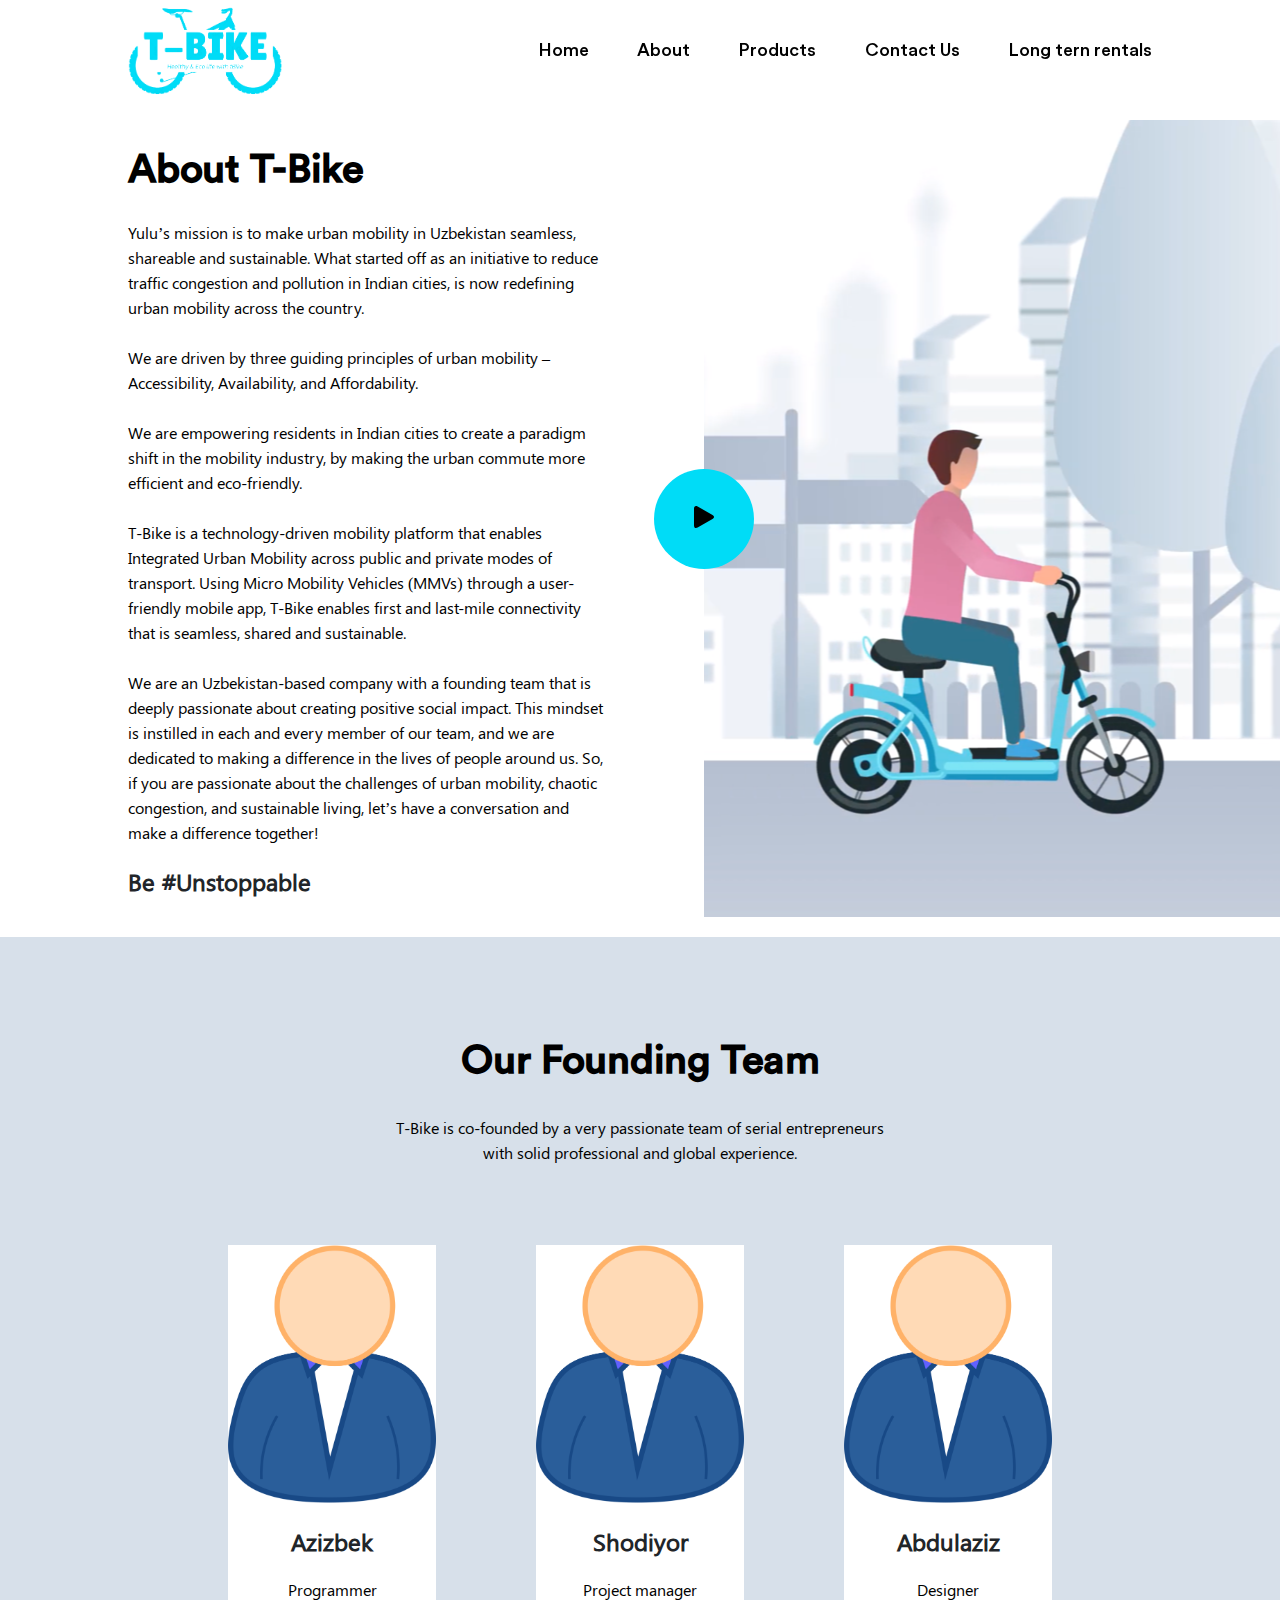
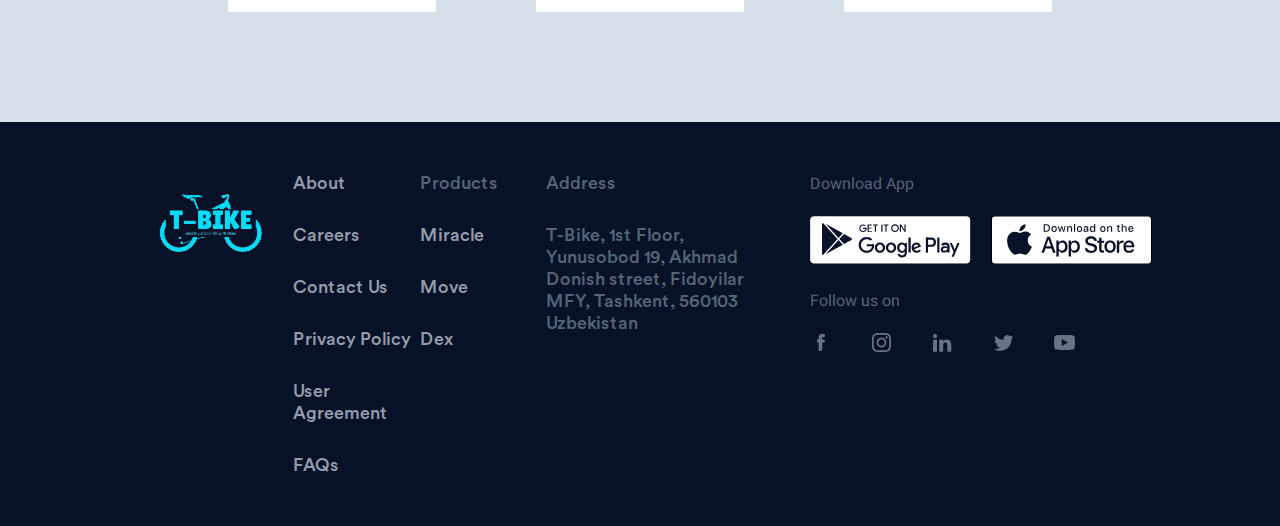
<file: T-Bike/about.html>
<!DOCTYPE html>
<html lang="en">
<head>
    <meta charset="UTF-8">
    <meta http-equiv="X-UA-Compatible" content="IE=edge">
    <meta name="viewport" content="width=device-width, initial-scale=1.0">
    <link rel="stylesheet" href="styles/about-style.css">
    <link rel="stylesheet" href="styles/main.css">
    <title>T-Bike</title>

</head>
<body>
    <!-- ================== -->
    <!-- NAV for About -->
    <!-- ================== -->
    <div class="container">
        <nav>
        <div class="logo">
            <img src="icon/logo2.png" alt="">
        </div>
        <ul class="nav-ul" id="about-nav">
            <li><a href="index.html">Home</a></li>
            <li><a href="about.html">About</a></li>
            <li><a href="#">Products </a></li>
            <li><a href="contact-us.html">Contact Us</a></li>
            <li><a href="long-term.html">Long tern rentals</a></li>
        </ul>
    </nav>
    </div>
    <!-- ================== -->
    <!-- SECTION about Bike -->
    <!-- ================== -->
    <section class="about-tBike">
        <div class="about-t" id="">
        <h2>About T-Bike</h2>
        <p>
            Yulu’s mission is to make urban mobility in Uzbekistan seamless,
             shareable and sustainable. 
             What started off as an initiative to reduce traffic
              congestion and pollution in Indian cities, is now 
              redefining urban mobility across the country.
                <br>
                <br>
            We are driven by three guiding principles of urban 
            mobility – Accessibility, Availability, and Affordability.
                <br>
                <br>
            We are empowering residents in Indian cities to create a paradigm 
            shift in the mobility industry, by making the urban commute more
            efficient and eco-friendly.
                <br>        
                <br>        
            T-Bike is a technology-driven mobility platform that enables
             Integrated Urban Mobility across public and private modes of transport.
              Using Micro Mobility Vehicles (MMVs) through a user-friendly mobile app,
               T-Bike enables first and last-mile connectivity that is seamless, 
               shared and sustainable.
                <br>
                <br>
            We are an Uzbekistan-based company with a founding team that is deeply
             passionate about creating positive social impact. This mindset is 
             instilled in each and every member of our team, and we are dedicated
              to making a difference in the lives of people around us. So, if you
               are passionate about the challenges of urban mobility, chaotic 
               congestion, and sustainable living, let’s have a conversation and
                make a difference together!
        </p>
        <h3>Be #Unstoppable</h3>
    </div>  
    <div class="about-tVideo">
            <!-- image -->
        <button class="player">
            <img src="icon/player.svg" alt="">
        </button>
    </div>
    <div class="about-video">
        <video src="https://www.yulu.bike/wp-content/uploads/2019/09/about-video.mp4" 
        controls autoplay class="about-vid"></video>
    </div>
    <!-- ================== -->
    <!-- Section Team -->
    <!-- ================== -->
    </section>
    <section class="team">
        <div class="container">
            <h2>
            Our Founding Team
            </h2>
            <p>
            T-Bike is co-founded by a very passionate team of 
            serial entrepreneurs <br> with solid professional 
            and global experience.
            </p>  
            <div class="staff">
                <div class="person">
                    <img src="img/user.png" alt="">
                    <h3>Azizbek</h3>
                    <p>Programmer</p>
                </div>
                <div class="person">
                    <img src="img/user.png" alt="">
                    <h3>Shodiyor</h3>
                    <p>Project manager</p>
                </div>
                <div class="person">
                    <img src="img/user.png" alt="">
                    <h3>Abdulaziz</h3>
                    <p>Designer</p>
                </div>
                
            </div>
        </div>
    </section>
    <footer>
        <div class="container footer">
            <div class="logo footer-logo">
                <img src="icon/logo.png" alt="">
            </div>
            <ul class="nav-lists">
                <li><a href="about.html">About</a></li>
                <li><a href="#">Careers</a></li>
                <li><a href="contact-us.html">Contact Us</a></li>
                <li><a href="#">Privacy Policy</a></li>
                <li><a href="#">User Agreement</a></li>
                <li><a href="#">FAQs</a></li>
            </ul>
            <ul class="Products">
                <li>Products</li>
                <li><a href="#">Miracle</a></li>
                <li><a href="#">Move</a></li>
                <li><a href="#">Dex</a></li>
            </ul>
            <ul class="address">
                <li>Address</li>
                <li>T-Bike, 1st Floor,
                    Yunusobod 19, Akhmad Donish street, Fidoyilar MFY, Tashkent,
                    560103
                    Uzbekistan</li></li>
            </ul>
            <div class="media-and-apps">
                <div class="apps">
                    <p>Download App</p>
                    <div class="full-app">
                        <div class="google-play">
                            <a href="#"><img src="icon/g-play.svg" alt=""></a>
                        </div>
                        <div class="app-store">
                            <a href="#"><img src="icon/app-store.svg" alt=""></a>
                        </div>
                    </div>
                </div>
                <div class="media">
                    <p>Follow us on</p>
                    <ul class="social-medias">
                        <li><a href="#"><img src="icon/facebook.svg" alt=""></a></li>
                        <li><a href="#"><img src="icon/instagram.svg" alt=""></a></li>
                        <li><a href="#"><img src="icon/linkdn.svg" alt=""></a></li>
                        <li><a href="#"><img src="icon/twitter.svg" alt=""></a></li>
                        <li><a href="#"><img src="icon/youtube.svg" alt=""></a></li>
                    </ul>
                </div>
            </div>
        </div>
    </footer>
    <script src="script/about-script.js"></script>
</body>
</html>
</file>
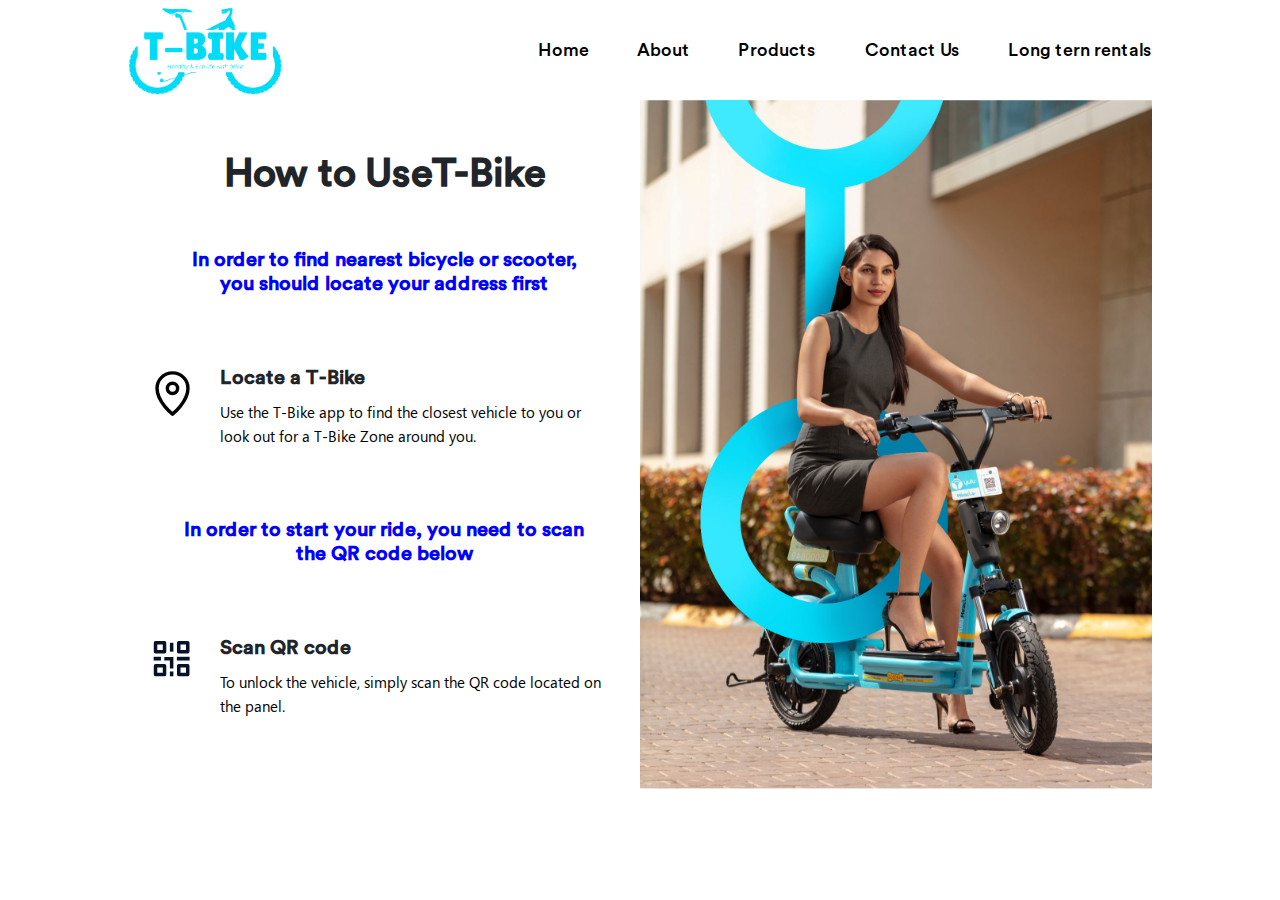
<file: T-Bike/locate.html>
<!DOCTYPE html>
<html lang="en">
<head>
    <meta charset="UTF-8">
    <meta http-equiv="X-UA-Compatible" content="IE=edge">
    <meta name="viewport" content="width=device-width, initial-scale=1.0">
    <link rel="stylesheet" href="styles/main.css">
    <link rel="stylesheet" href="styles/locate-style.css">

    <title>T-Bike</title>
</head>
<body>
    <div class="container">
        <nav>
        <div class="logo">
            <img src="icon/logo2.png" alt="">
        </div>
        <ul class="nav-ul" id="about-nav">
            <li><a href="index.html">Home</a></li>
            <li><a href="about.html">About</a></li>
            <li><a href="#">Products </a></li>
            <li><a href="contact-us.html">Contact Us</a></li>
            <li><a href="long-term.html">Long tern rentals</a></li>
        </ul>
    </nav>
    </div>
    <section class="procces container">
        <div class="procces-describtion process-page">
            <h2>How to UseT-Bike</h2>
            <h3 class="h3-process">In order to find nearest bicycle or scooter, you should locate your address first</h3>
            <div class="locate desc-block">
                <div class="icon">
                    <img src="icons/location.svg" alt="">
                </div>
               <div class="downloading-text">
                   <h3 class="heading-text">Locate a T-Bike </h3>
                    <p>Use the T-Bike app to find the closest vehicle to you or look out for a T-Bike Zone around you.</p>
               </div>
            </div>
            <h3 class="h3-process">In order to start your ride, you need to scan the QR code below</h3>

            <a href="qrcode/index.html" class="a-shrift">
                <div class="scan desc-block">
                <div class="icon">
                    <img src="icons/qr.svg" alt="">
                </div>
               <div class="downloading-text">
                   <h3 class="heading-text">Scan QR code</h3>
                    <p>To unlock the vehicle, simply scan the QR code located on the panel.</p>
               </div>
            </div>
            </a>
        </div>
        <div class="procces-img">
            <img src="img/Homeimg.jpg" alt="">
        </div>
    </section>
    
</body>
</html>
</file>
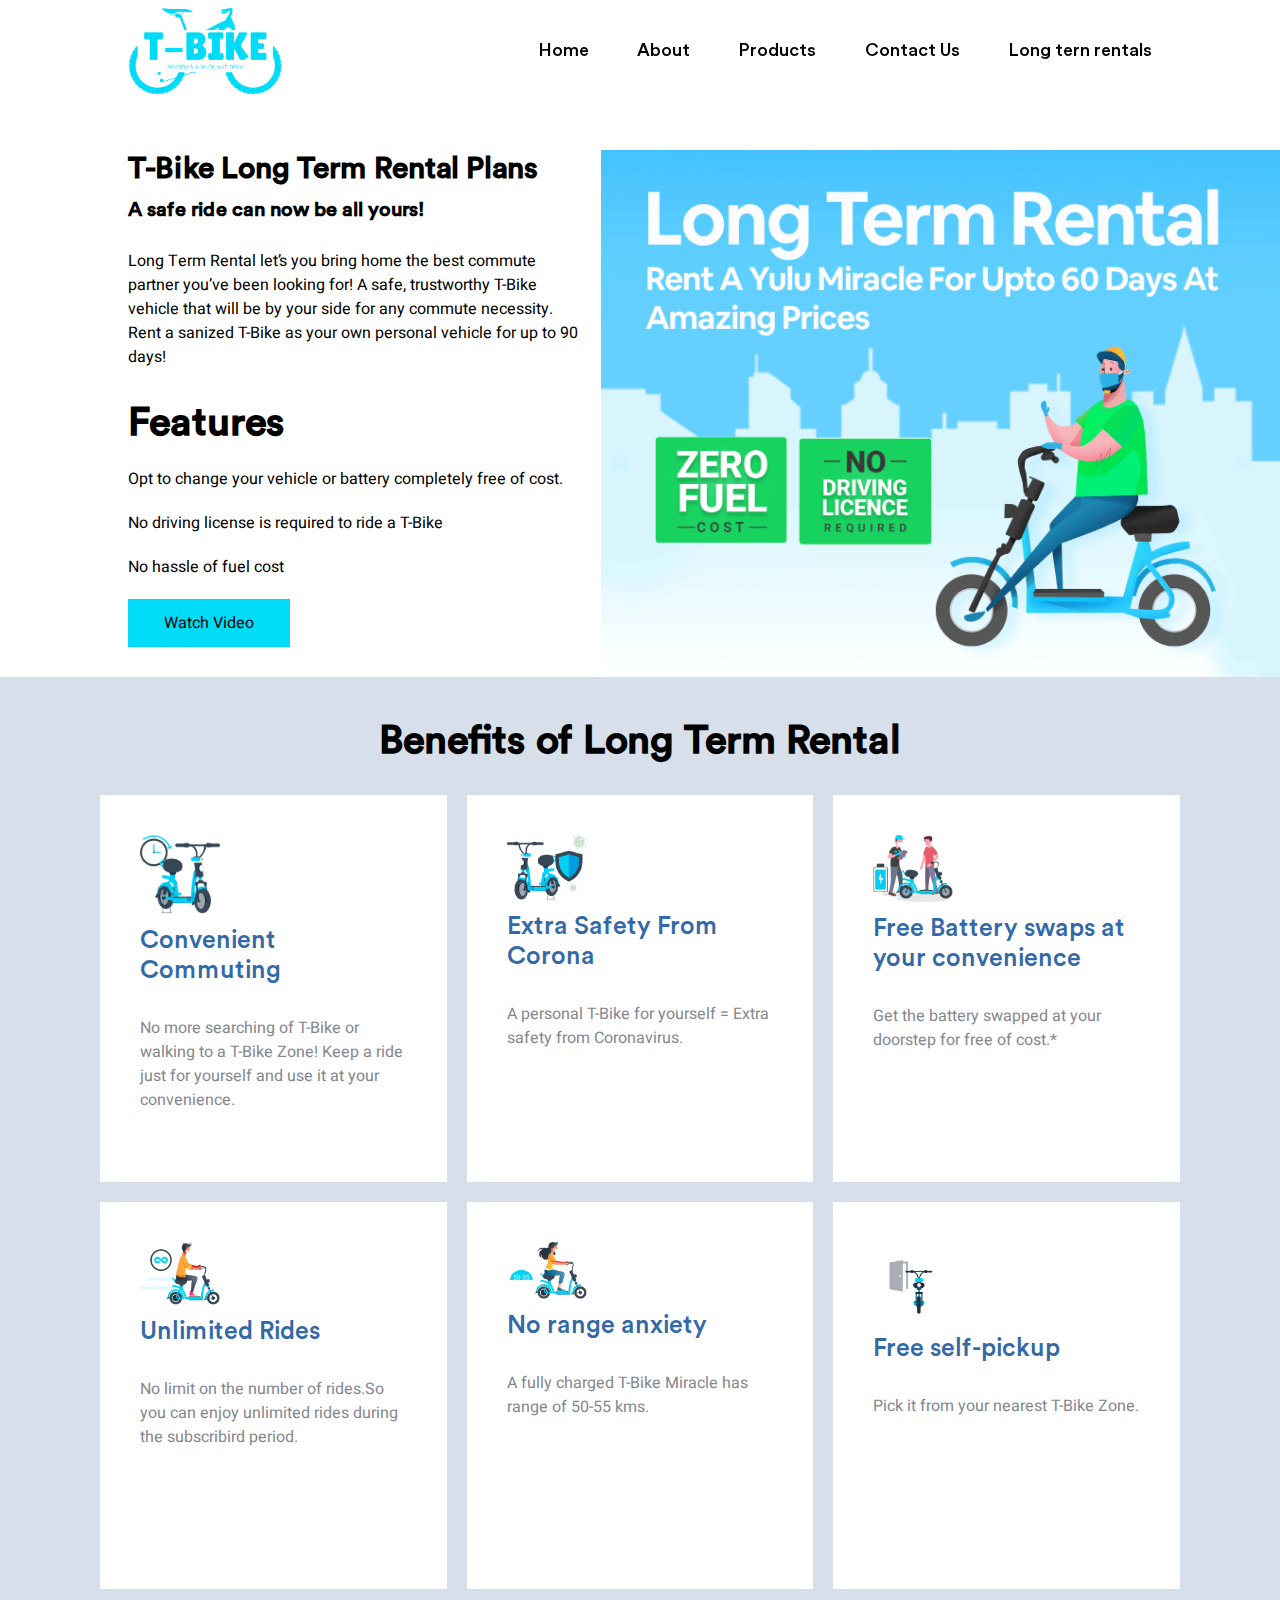
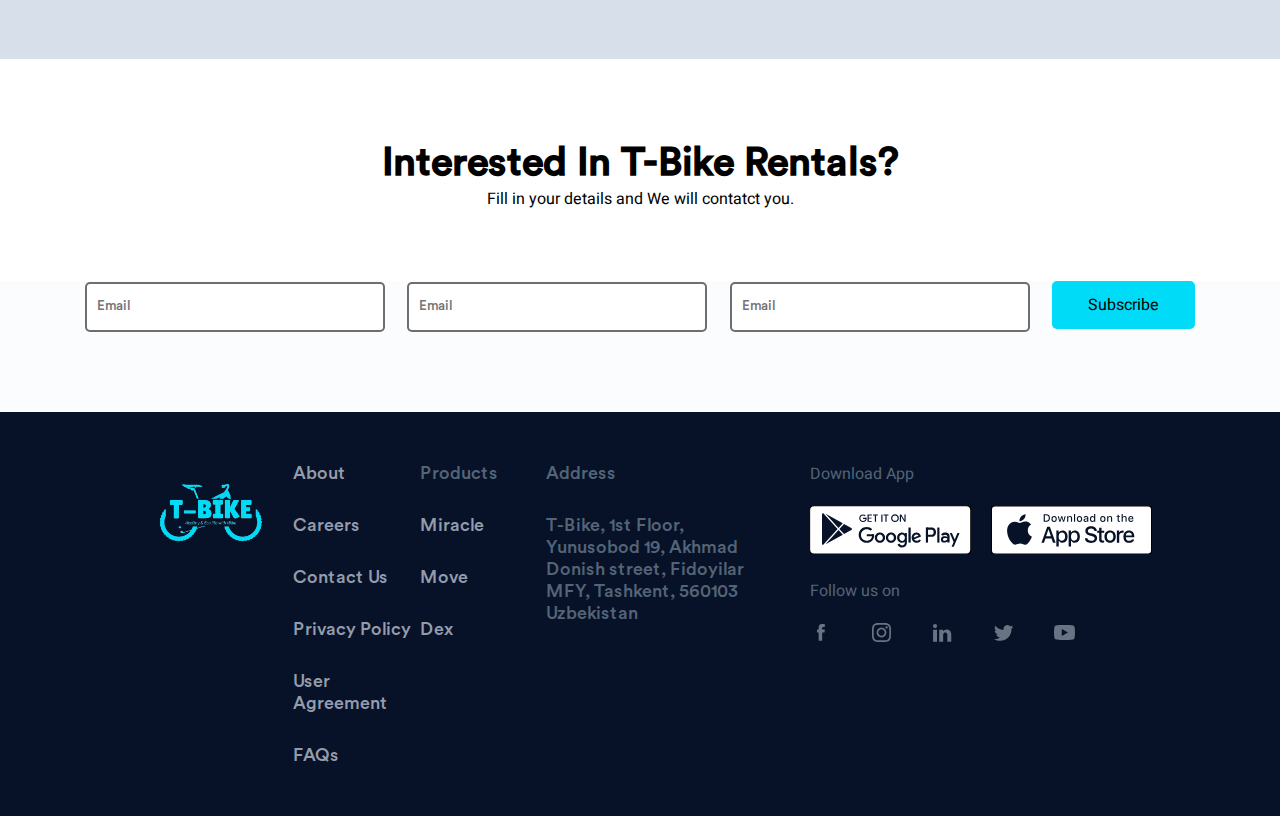
<file: T-Bike/long-term.html>
<!DOCTYPE html>
<html lang="en">
<head>
    <meta charset="UTF-8">
    <meta http-equiv="X-UA-Compatible" content="IE=edge">
    <meta name="viewport" content="width=device-width, initial-scale=1.0">
    <link rel="stylesheet" href="styles/main.css">
    <link rel="stylesheet" href="styles/long-term.css">
    <title>T-Bike</title>
</head>
<body>
    <div class="container">
        <nav>
        <div class="logo">
            <img src="icon/logo2.png" alt="">
        </div>
        <ul class="nav-ul" id="about-nav">
            <li><a href="index.html">Home</a></li>
            <li><a href="about.html">About</a></li>
            <li><a href="#">Products </a></li>
            <li><a href="contact-us.html">Contact Us</a></li>
            <li><a href="long-term.html">Long tern rentals</a></li>
        </ul>
    </nav>
    </div>
    <!-- ================== -->
    <!-- About long-term section -->
    <!-- ================== -->
    <section class="about-long-term">
        <div class="long-term-text">
            <h2>T-Bike Long Term Rental Plans <br>
               <span class="longterm-h3"> A safe ride can now be all yours!</span> 
            </h2>
            <p class="long-term-p">Long Term Rental let’s you bring home the best commute partner 
                you’ve been looking for! A safe, trustworthy T-Bike vehicle that will be by your side for any commute necessity. Rent a sanized T-Bike as your own personal
                 vehicle for up to 90 days!</p>
        </div>
        <div class="long-term-img">
            <img src="images/long-term-image.png" alt="">
        </div>
        <div class="long-term-features">
            <h2>Features</h2>
            <p class="long-term-p">Opt to change your vehicle or battery completely free of cost.</p>
            <p class="long-term-p">No driving license is required to ride a T-Bike</p>
            <p class="long-term-p">No hassle of fuel cost</p>
            <button class="btn-class">Watch Video</button>
        </div>
    </section>
    <section class="benefits-section">
        <h2>Benefits of Long Term Rental</h2>
        <div class="benefits">
             <div class="benefit">
                 <div class="benefit-img">
                      <img src="img/Asset.png" alt="">
                 </div>
                 <div class="benefit-description">
                     <h3>
                      Convenient Commuting
                     </h3>
                     <p>
                      No more searching of T-Bike or walking to a T-Bike Zone! Keep a ride just for yourself and use it at your convenience.
                     </p>
                 </div>
             </div>
             <div class="benefit">
                 <div class="benefit-img">
                      <img src="img/Assetleft.png" alt="">
                 </div>
                 <div class="benefit-description">
                     <h3>
                         Extra Safety From Corona
                     </h3>
                     <p>
                         A personal T-Bike for yourself = Extra safety from Coronavirus.
                     </p>
                 </div>
             </div>
             <div class="benefit">
                 <div class="benefit-img">
                      <img src="img/Asset+3.png" alt="">
                 </div>
                 <div class="benefit-description">
                     <h3>
                         Free Battery swaps at your convenience
                     </h3>
                     <p>
                         Get the battery swapped at your doorstep for free of cost.*
                     </p>
                 </div>
             </div>
             <div class="benefit">
                 <div class="benefit-img">
                      <img src="img/Asset+4.png" alt="">
                 </div>
                 <div class="benefit-description">
                     <h3>
                         Unlimited Rides
                     </h3>
                     <p>
                         No limit on the number of rides.So you can enjoy unlimited rides during the subscribird period.
                     </p>
                 </div>
             </div>
             <div class="benefit">
                 <div class="benefit-img">
                      <img src="img/Asset+5.png" alt="">
                 </div>
                 <div class="benefit-description">
                     <h3>
                         No range anxiety
                     </h3>
                     <p>
                         A fully charged T-Bike Miracle has range of 50-55 kms.
                     </p>
                 </div>
             </div>
             <div class="benefit">
                 <div class="benefit-img">
                      <img src="img/Asset+6.png" alt="">
                 </div>
                 <div class="benefit-description">
                     <h3>
                         Free self-pickup
                     </h3>
                     <p>
                         Pick it from your nearest T-Bike Zone.
                     </p>
                 </div>
             </div>
        </div>       
     </section>
    <!-- ================== -->
    <!-- Inerested in us section -->
    <!-- ================== -->
    <section class="interested-in-us">
        <h2>Interested In T-Bike Rentals?</h2>
        <p class="stay-in-touch-p">Fill in your details and We will contatct you.</p>
        <div class="stay-in-touch-form interested-in-us-form">
            
                <input type="text" placeholder="Email">
            <input type="email" placeholder="Email">
            <input type="email" placeholder="Email">
            <button class="btn-class interested-btn">Subscribe</button>
        </div>
    </section>
    <footer>
        <div class="container footer">
            <div class="logo footer-logo">
                <img src="icon/logo.png" alt="">
            </div>
            <ul class="nav-lists">
                <li><a href="about.html">About</a></li>
                <li><a href="#">Careers</a></li>
                <li><a href="#">Contact Us</a></li>
                <li><a href="#">Privacy Policy</a></li>
                <li><a href="#">User Agreement</a></li>
                <li><a href="#">FAQs</a></li>
            </ul>
            <ul class="Products">
                <li>Products</li>
                <li><a href="#">Miracle</a></li>
                <li><a href="#">Move</a></li>
                <li><a href="#">Dex</a></li>
            </ul>
            <ul class="address">
                <li>Address</li>
                <li>T-Bike, 1st Floor,
                    Yunusobod 19, Akhmad Donish street, Fidoyilar MFY, Tashkent,
                     560103
                    Uzbekistan</li></li>
            </ul>
            <div class="media-and-apps">
                <div class="apps">
                    <p>Download App</p>
                    <div class="full-app">
                        <div class="google-play">
                            <a href="#"><img src="icon/g-play.svg" alt=""></a>
                        </div>
                        <div class="app-store">
                            <a href="#"><img src="icon/app-store.svg" alt=""></a>
                        </div>
                    </div>
                </div>
                <div class="media">
                    <p>Follow us on</p>
                    <ul class="social-medias">
                        <li><a href="#"><img src="icon/facebook.svg" alt=""></a></li>
                        <li><a href="#"><img src="icon/instagram.svg" alt=""></a></li>
                        <li><a href="#"><img src="icon/linkdn.svg" alt=""></a></li>
                        <li><a href="#"><img src="icon/twitter.svg" alt=""></a></li>
                        <li><a href="#"><img src="icon/youtube.svg" alt=""></a></li>
                    </ul>
                </div>
            </div>
        </div>
    </footer>
</body>
</html>
</file>
<file: T-Bike/styles/about-style.css>
/******************/
/* NAv styles */
/******************/

/******************/
/* ABOUT-tBIKE styles */
/******************/
.about-tBike{
    margin: 2rem 0;
    padding-left: 10%;
    display: flex;
}
.about-t{
    width: 50%;
    padding-right: 10rem;
}
.about-t h2{
    text-align: left;
    line-height: 6rem;
    margin: 2rem 0;
}
.about-t p,.team p{
    font-family: SegoeUI;
    font-size:1.6rem;
    line-height: 2.5rem;
}
.about-t h3,.team h3{
    padding: 2rem 0;
    font-family: SegoeUI;
    font-size:2.4rem;
}
.about-tVideo{
    position: relative;
    width: 50%;
    background-image: url(../img/new-banner.png);
    background-position: center;
    object-fit: cover;
}
.player{
    cursor: pointer;
    border: none;
    position: absolute;
    top: 50%;
    left:0;
    transform: translate(-50%,-50%);
    width: 10rem;
    height: 10rem;
    border-radius: 50%;
    background-color: #00dcf7;
}
.player:hover{
    background-color: #0cd7f1;
    box-shadow: 1px 1px 6px 4px rgba(0, 0, 0, 0.09);
}
.player img{
    width: 20%;
}
.about-video{
    display: none;
    width: 100vw;
    height: 100vh;
    position: absolute;
    top: 0;
    left: 0;
    background-color: rgba(0, 0, 0, 0.5);
}
.about-vid{
    display: none;
    width: 70vw;
    height: 70vh;
    position: absolute;
    top: 15vh;
    right: 15vw;
    object-fit: cover;
}
/******************/
/* TEAM styles */
/******************/
.team{
    display: flex;
    flex-direction: column;
    gap: 3rem;
    padding: 2rem 0 6rem 0;
    text-align: center;
    background-color: #d7e0ea;
}
.team .container{
    display: flex;
    flex-direction: column;
    gap: 3rem;
}

.staff{
    padding: 5rem 10rem;
    width: 100%;
    display: grid;
    grid-template-columns: 1fr 1fr 1fr;
    grid-template-rows: 1fr;
    gap: 10rem;
}
.person{
    background-color: #fff;
    text-align: center;
    padding-bottom: 1rem;
}
.person img{
    width: 100%;
}
</file>
<file: T-Bike/styles/main.css>
/******************/
/* Main styles */
/******************/
@font-face {
    font-family: CircularStd;
    src: url(../fonts/circular-std-medium-500.ttf);
}
@font-face {
    font-family: Heebo-Regular;
    src: url(../fonts/Heebo-Regular.ttf);
}
@font-face {
    font-family: SegoeUI;
    src: url(../fonts/SegoeUI.ttf);
}
html{
    font-size: 62.5%;
}
*{
    padding: 0;
    margin: 0;
    box-sizing: border-box;
}
.container{
    width: 80%;
    margin: 0 auto;
}
h1, .blue-part{
    font-family: CircularStd, sans-serif;
    font-size: 7rem;
    line-height: 7rem;
    color: #fff;
    margin-top: 25rem;
}
h2{
    font-family: CircularStd;
    font-size: 4rem;
    line-height: 4.8rem;
    text-align: center;
    margin-top: 8rem;
}
h3{
    font-family: CircularStd;
    font-size: 2rem;
    color: rgb(33,37,41);
}
p{
    font-family: Heebo-Regular;
    font-size: 1.6rem;
    line-height: 2.4rem;
}
/******************/
/* Header styles */
/******************/
header{
    position: relative;
    /* background-color: rgba(4, 4, 51, 0.5); */
    background-image: linear-gradient(rgba(4, 4, 51),30%, rgba(4, 4, 51,0.5) );
}
.bg-video{
    position: absolute;
    top: 0;
    left: 0;
    width: 100%;
    height: 100%;
    object-fit: cover;
    opacity: 0.9;
    z-index: -1;
}
.blue-part{
    color: rgb(0,220,247);
}
.header-p, .stay-in-touch-p, .bicycle-types-p, .long-term-p{
    color: #fff;
}
.btn-class,.sign-up, .log-in{
    border: none;
    cursor: pointer;
    font-family: Heebo-Regular;
    font-size: 1.6rem;
    line-height: 2.4rem;
    padding: 1.2rem 3.6rem;
    background-color: rgb(0,220,247);
}
.log-in{
    background-color: transparent;
    border: 3px solid rgb(0,220,247);
    transition: all 0.3s linear;
    color: #fff;
}
.sign-up{
    transition: all 0.3s linear;
}
.log-in:hover, .sign-up:hover{
    background-color:  rgba(255, 255, 255, 0.295);
    color: rgb(0,220,247);
}
.watch-btn{
    margin: 10rem 0;
}
/* Login page styles */
.login{
    /* height: 70vh; */
    /* opacity: 0; */
    position: absolute;
    top: 25vh;
    left: 50vw;
    transform: translateX(-50%);
    width: 25vw;
    display: none;
    flex-direction: column;
    align-items: center;
}
.login a{
    font-size: 1.8rem;
    color: rgb(0,220,247);
    cursor: pointer;
    text-decoration: none;
    margin-top: 2rem;
}
.login-main{
    display: flex;
    padding: 3rem;
    flex-direction: column;
    align-items: center;
    width: 100%;
    box-shadow: 0px 5px 11px 2px rgba(0, 0, 0, 0.09); 

}
.login-main input, .login-main button{
    width: 100%;   
}
.login-main input{
    padding: 2rem 1rem;
    margin-top: 2rem;
}
.login-main button{
    margin: 2rem 0;
}
/* Sign-up page */
.sign-up-sec{
    display: none;
    width: 100%;
}
.sign-up-text{
    font-size: 3rem;
    text-align: center;
    margin-bottom: 4rem;
}

.sign-up-bg{
    background-color: rgba(19, 26, 63, 0.404);
    position: absolute;
    top: 10vh;
    left: 50vw;
    transform: translateX(-50%);
    display: flex;
    flex-direction: column;
    margin: 10rem auto;
    width: 40%;
    padding: 5rem;
    box-shadow: 0px 5px 11px 2px rgba(0, 0, 0, 0.09); 

}
.sign-up-bg h2{
    margin: 1rem auto 2rem auto;
}

.sign-up-inputs{
    column-gap: 2rem;
    row-gap: 1rem;
    display: grid;
    grid-template-columns: 1fr 1fr;
}

.sign-up-inputs input{
    padding: 1rem;
}

.sign-up-btn{
    margin: 3rem auto;
    width: 50%;
}


.header-video{
    display: none;
    width: 100vw;
    height: 100vh;
    position: absolute;
    top: 0;
    left: 0;
    background-color: rgba(0, 0, 0, 0.5);
}
.header-vid{
    display: none;
    width: 70vw;
    height: 70vh;
    position: absolute;
    top: 15vh;
    right: 15vw;
    object-fit: cover;
}

/******************/
/* Navbar styles */
/******************/
nav{
    display: flex;
    justify-content: space-between;
    align-items: center;
    position: sticky;
    top: 0;
    left: 0;
    z-index: 2;
}
#about-nav li a{
    color: black;
}
#about-nav a:hover{
    color: rgb(0,220,247);
    transition: all 0.3s linear;
}
.logo{
    width: 20rem;
    height: 10rem;
}
.logo img{
    height: 100%;
    width: 100%;
    object-fit: cover;
}
.nav-ul{
    list-style: none;
    display: flex;
    width: 60%;
    justify-content: space-between;
}
.nav-ul li a{
    text-decoration: none;
    font-family: CircularStd;
    font-size: 1.8rem;
    line-height: 2.4rem;
    color: #fff;
}
.nav-ul li a:hover{
    color: rgb(0,220,247);
    transition: all 0.3s linear;
}
.btn-class:hover{
    background-color: rgb(27, 27, 75);
    color: white;
    transition: all 0.3s linear;
}
/******************/
/* Process styles */
/******************/
.procces{
    display: flex;
}
.procces-video{
    display: flex;
    align-items: center;
    justify-content: center;
    width: 37.5%;
}
.procces-video video{
    width: 40%;
    border-radius: 4rem;
}
.procces-describtion{
    width: 27.5%;

}

.procces-describtion h2{
    color: rgb(33,37,41);
    font-family: CircularStd;
    font-size: 4rem;
    line-height: 4.8rem;
    margin:5rem 0 3rem 0;
}
.desc-block{
    padding: 1rem .2rem;
    margin: .5rem .5rem;
    display: flex;
    width: 95%;
    cursor: pointer;
    
}
.shadow{
    box-shadow: 0px 5px 11px 2px rgba(0, 0, 0, 0.09);   
}
.blue-color{
    color: rgb(0,220,247);
}
.desc-block:hover{
    box-shadow: 0px 5px 11px 2px rgba(0, 0, 0, 0.09);
    transition: all 0.3s linear;
}
.desc-block:hover h3{
    color: rgb(0,220,247);
    transition: all 0.3s linear;
}
.icon{
    margin:  1rem;
    width: 12.5%;
}
.icon img{
    object-fit: fill;
    width: 100%;
}
.downloading-text{
    margin: 1rem;
    width: 87.5%;
}
.downloading-text h3{
    margin-bottom: 1rem;
    font-size:2rem ;
}
.downloading-text p{
    font-family: SegoeUI;
    font-size:1.5rem;
}
.procces-img{

    width: 35%;
}
.procces-img img{
    width: 100%;
    height: 100%;
    object-fit: cover;
}
/******************/
/* Bicycle-types section styles */
/******************/
.bicycle-types{
    background-color: rgb(215,224,234);
    overflow: hidden;
    padding: 0 10%;
}
.name-of-brands{
    font-family: CircularStd;
    padding-top: 9rem;
    list-style: none;
    display: flex;
    gap: 5rem;
    color: rgb(126,141,170);
    font-size: 3.6rem;
    line-height: 4.2rem;
}
.bicycle-types-p{
    color: black;
    margin: 4rem 0 3rem 0;
}
.name-text{
    font-size: 26rem;
    color: #fff;
    display: block;
    padding-bottom: 25rem;
}
.bicycle-types-content{
    width: 100vw;
}
.brand-image{
    width: 70rem;
    position: absolute;
    top: 0;
    left: 40%;
}
.brand-image-2{
    width: 70rem;
    position: absolute;
    top: 0;
    left: 40%;
}
.brand-image img{
    width: 100%;
}
.brand-image-2 img{
    width: 100%;
}
.full-brand{
    display: flex;
    justify-content: space-between;
    /* gap: 20rem; */
}
.first-brand{
    width: 100%;
    position: relative;
    transition: transform .5s linear;
}
.first-brand-name, .second-brand-name{
    cursor: pointer;
}
.first-brand-name:hover, .second-brand-name:hover{
    color: black;
}
.first-brand-name{
    color: black;
    
}
.second-brand{
    margin-left:20rem;
    position: relative;
    width: 100vw;
    transition: transform .5s linear;
}
/******************/
/* Stay in touch and interested in us section styles */
/******************/
.stay-in-touch-form{
    background-color: rgb(250,252,254);
    text-align: center;
}
.stay-in-touch-p{
    color: black;
    text-align: center;
    margin-bottom: 7rem;
}
.stay-in-touch-form input{
    font-family: CircularStd;
    padding: 1rem;
    width: 40rem;
    height: 5rem;
    margin: 0 2rem 8rem 0;
}
/******************/
/* Footer styles */
/******************/
footer{
    background-color: rgb(7,18,40);
}
.footer{
    display: flex;
    justify-content: space-between;
    padding: 5rem 0;
    font-size: 1.8rem;
    font-family:CircularStd ;
}

.nav-lists, .Products, .address{
    list-style: none;
    display: flex;
    flex-direction: column;
    gap: 3rem;
    width: 15%;
    color: #546477;
}
.address{
    width: 30%;
    padding-right: 6rem;
}
.nav-lists a, .Products a, .address a{
    text-decoration: none;
    color: #949CAB;
}
.media-and-apps{
    width: 35%;
}
.apps{
    color: #546477;  
}
.full-app{
    margin-top: 2rem;
    display: flex;
    gap: 2rem;
}
.media{
    margin-top: 2rem;
    color: #546477;
}
.social-medias{
    margin-top: 2rem;
    list-style: none;
    display: flex;
    gap: 4rem;
}
.footer ul li a:hover{
    color: #fff;
    transition: all 0.3s linear;
}
</file>
<file: T-Bike/styles/locate-style.css>
.process-page{
    width: 50%;
}
.procces-img{
    width: 50%;
}
.a-shrift{
    text-decoration: none;
    color: black;
}
.h3-process{
    text-align: center;
    color: blue;
    margin: 5rem;
}
</file>
<file: T-Bike/styles/long-term.css>
.about-long-term{
    display: grid;
    padding: 5rem 0 0 10%;
    grid-template-columns: 1fr 1.5fr;
    gap: 2rem;
    /* grid-row: 1fr 1fr; */
}
.long-term-img{
    grid-column: 2;
    grid-row: 1/3;
}
.long-term-img img{
    width: 100%;
    height: 100%;
    object-fit: cover;
}
.long-term-text h2{
    margin-top: 0;
    text-align: left;
    line-height: 3.8rem;
    font-size: 3rem;
}
.longterm-h3{
    font-family: CircularStd;
    font-size: 2rem;
    color: black;
    text-align: left;
}
.long-term-p{
    color: black;
    margin-top: 2rem;
}
.long-term-features h2{
    margin-top: 0;
    text-align: left;
}
.long-term-features button{
    margin: 2rem 0;
}
.interested-in-us-form input{
    font-family: CircularStd;
    padding: 1rem;
    width: 30rem;
    height: 5rem;
    margin: 0 2rem 8rem 0;
    border: 2px solid rgba(0, 0, 0, 0.568);
    border-radius: 0.5rem;
}

.interested-btn{
    border-radius: 5px;
}


.benefits-section{
    padding: 4rem 10rem;
    background-color: #d7e0ea;
}
.benefits-section h2{
    margin: 0;
}
.benefits{
    display: grid;
    grid-template-columns: 1fr 1fr 1fr;
    grid-template-rows: 1fr 1fr;
    gap: 2rem;
    margin: 3rem 0;
}
.benefit{
    background-color: #fff;
    padding: 4rem;
    
}
.benefit-img{
    width: 30%;
}
.benefit-img img{
    width: 100%;
}
.benefit-description h3{
    font-size: 2.5rem;
    font-weight: 300;
    color: #3269a8;
    margin: 1rem 0;
}
.benefit-description p{
    color: #83878f;
    margin: 3rem 0;
}
</file>
